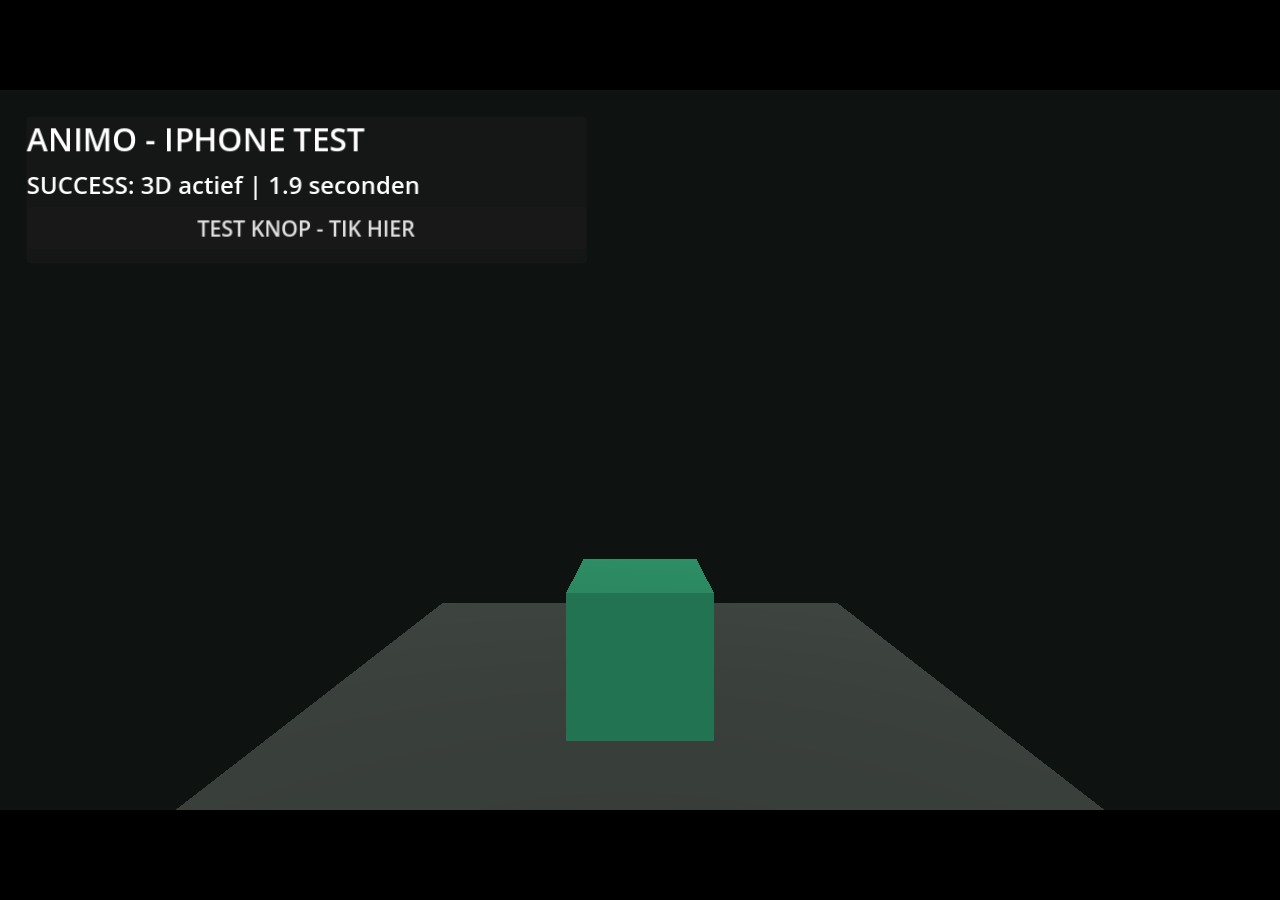
<file: diagnostic-site/index.html>
<!DOCTYPE html>
<html lang="en">
	<head>
		<meta charset="utf-8">
		<meta name="viewport" content="width=device-width, user-scalable=no, initial-scale=1.0">
		<title>RESTAURANT EMPIRE 3D - iPhone Diagnostic</title>
		<style>
html, body, #canvas {
	margin: 0;
	padding: 0;
	border: 0;
}

body {
	color: white;
	background-color: black;
	overflow: hidden;
	touch-action: none;
}

#canvas {
	display: block;
}

#canvas:focus {
	outline: none;
}

#status, #status-splash, #status-progress {
	position: absolute;
	left: 0;
	right: 0;
}

#status, #status-splash {
	top: 0;
	bottom: 0;
}

#status {
	background-color: #242424;
	display: flex;
	flex-direction: column;
	justify-content: center;
	align-items: center;
	visibility: hidden;
}

#status-splash {
	max-height: 100%;
	max-width: 100%;
	margin: auto;
}

#status-splash.show-image--false {
	display: none;
}

#status-splash.fullsize--true {
	height: 100%;
	width: 100%;
	object-fit: contain;
}

#status-splash.use-filter--false {
	image-rendering: pixelated;
}

#status-progress, #status-notice {
	display: none;
}

#status-progress {
	bottom: 10%;
	width: 50%;
	margin: 0 auto;
}

#status-notice {
	background-color: #5b3943;
	border-radius: 0.5rem;
	border: 1px solid #9b3943;
	color: #e0e0e0;
	font-family: 'Noto Sans', 'Droid Sans', Arial, sans-serif;
	line-height: 1.3;
	margin: 0 2rem;
	overflow: hidden;
	padding: 1rem;
	text-align: center;
	z-index: 1;
}
		</style>
		<link id="-gd-engine-icon" rel="icon" type="image/png" href="index.icon.png" />
<link rel="apple-touch-icon" href="index.apple-touch-icon.png"/>

	</head>
	<body>
		<canvas id="canvas">
			Your browser does not support the canvas tag.
		</canvas>

		<noscript>
			Your browser does not support JavaScript.
		</noscript>

		<div id="status">
			<img id="status-splash" class="show-image--true fullsize--true use-filter--true" src="index.png" alt="">
			<progress id="status-progress"></progress>
			<div id="status-notice"></div>
		</div>

		<script src="index.js"></script>
		<script>
const GODOT_CONFIG = {"args":[],"canvasResizePolicy":2,"emscriptenPoolSize":8,"ensureCrossOriginIsolationHeaders":false,"executable":"index","experimentalVK":false,"fileSizes":{"index.pck":4088,"index.wasm":38034280},"focusCanvas":true,"gdextensionLibs":[],"godotPoolSize":4};
const GODOT_THREADS_ENABLED = false;
const engine = new Engine(GODOT_CONFIG);

(function () {
	const statusOverlay = document.getElementById('status');
	const statusProgress = document.getElementById('status-progress');
	const statusNotice = document.getElementById('status-notice');

	let initializing = true;
	let statusMode = '';

	function setStatusMode(mode) {
		if (statusMode === mode || !initializing) {
			return;
		}
		if (mode === 'hidden') {
			statusOverlay.remove();
			initializing = false;
			return;
		}
		statusOverlay.style.visibility = 'visible';
		statusProgress.style.display = mode === 'progress' ? 'block' : 'none';
		statusNotice.style.display = mode === 'notice' ? 'block' : 'none';
		statusMode = mode;
	}

	function setStatusNotice(text) {
		while (statusNotice.lastChild) {
			statusNotice.removeChild(statusNotice.lastChild);
		}
		const lines = text.split('\n');
		lines.forEach((line) => {
			statusNotice.appendChild(document.createTextNode(line));
			statusNotice.appendChild(document.createElement('br'));
		});
	}

	function displayFailureNotice(err) {
		console.error(err);
		if (err instanceof Error) {
			setStatusNotice(err.message);
		} else if (typeof err === 'string') {
			setStatusNotice(err);
		} else {
			setStatusNotice('An unknown error occurred.');
		}
		setStatusMode('notice');
		initializing = false;
	}

	const missing = Engine.getMissingFeatures({
		threads: GODOT_THREADS_ENABLED,
	});

	if (missing.length !== 0) {
		if (GODOT_CONFIG['serviceWorker'] && GODOT_CONFIG['ensureCrossOriginIsolationHeaders'] && 'serviceWorker' in navigator) {
			let serviceWorkerRegistrationPromise;
			try {
				serviceWorkerRegistrationPromise = navigator.serviceWorker.getRegistration();
			} catch (err) {
				serviceWorkerRegistrationPromise = Promise.reject(new Error('Service worker registration failed.'));
			}
			// There's a chance that installing the service worker would fix the issue
			Promise.race([
				serviceWorkerRegistrationPromise.then((registration) => {
					if (registration != null) {
						return Promise.reject(new Error('Service worker already exists.'));
					}
					return registration;
				}).then(() => engine.installServiceWorker()),
				// For some reason, `getRegistration()` can stall
				new Promise((resolve) => {
					setTimeout(() => resolve(), 2000);
				}),
			]).then(() => {
				// Reload if there was no error.
				window.location.reload();
			}).catch((err) => {
				console.error('Error while registering service worker:', err);
			});
		} else {
			// Display the message as usual
			const missingMsg = 'Error\nThe following features required to run Godot projects on the Web are missing:\n';
			displayFailureNotice(missingMsg + missing.join('\n'));
		}
	} else {
		setStatusMode('progress');
		engine.startGame({
			'onProgress': function (current, total) {
				if (current > 0 && total > 0) {
					statusProgress.value = current;
					statusProgress.max = total;
				} else {
					statusProgress.removeAttribute('value');
					statusProgress.removeAttribute('max');
				}
			},
		}).then(() => {
			setStatusMode('hidden');
		}, displayFailureNotice);
	}
}());
		</script>
	</body>
</html>
</file>
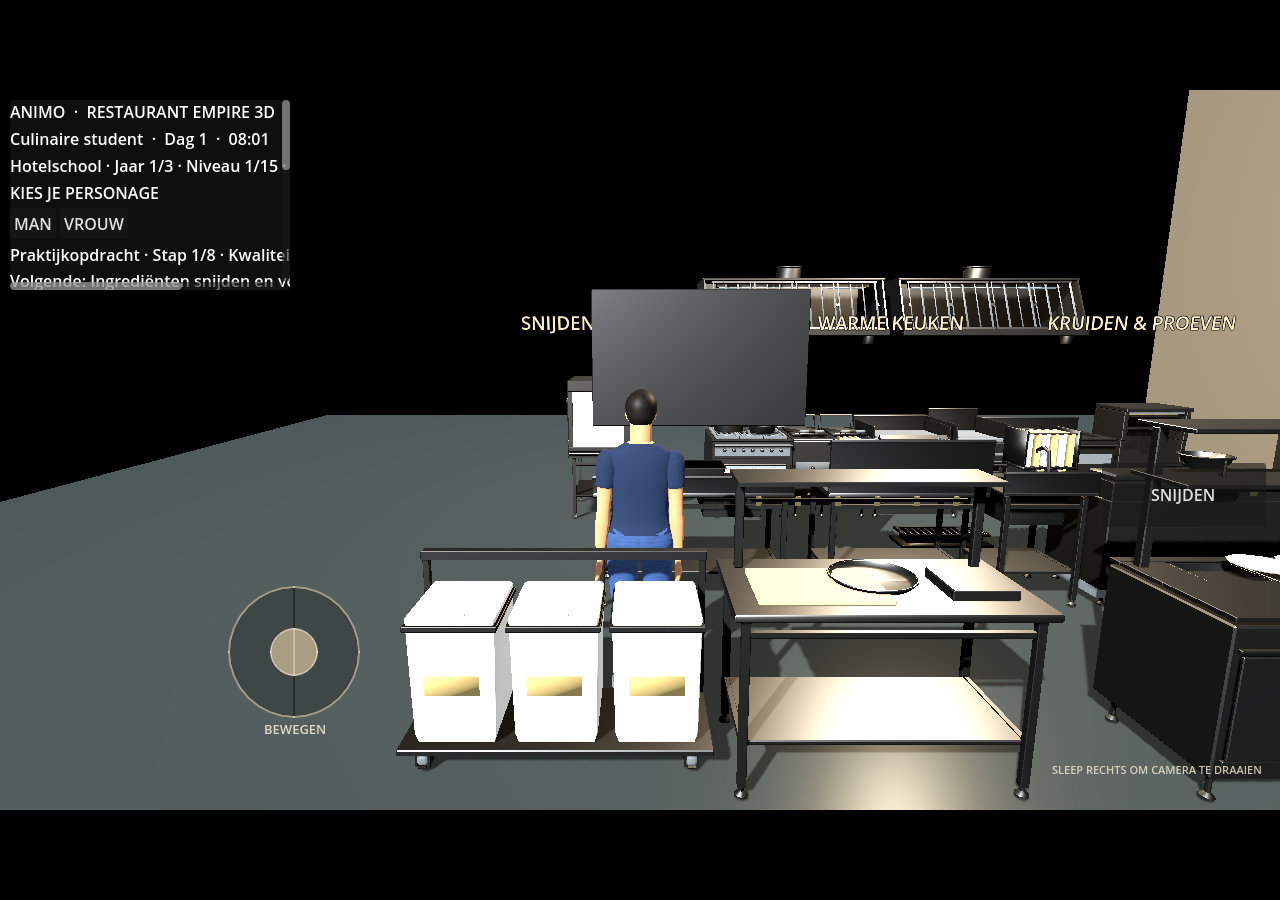
<file: godot-web/index.html>
<!DOCTYPE html>
<html lang="en">
	<head>
		<meta charset="utf-8">
		<meta name="viewport" content="width=device-width, user-scalable=no, initial-scale=1.0">
		<title>RESTAURANT EMPIRE 3D</title>
		<style>
html, body, #canvas {
	margin: 0;
	padding: 0;
	border: 0;
}

body {
	color: white;
	background-color: black;
	overflow: hidden;
	touch-action: none;
}

#canvas {
	display: block;
}

#canvas:focus {
	outline: none;
}

#status, #status-splash, #status-progress {
	position: absolute;
	left: 0;
	right: 0;
}

#status, #status-splash {
	top: 0;
	bottom: 0;
}

#status {
	background-color: #242424;
	display: flex;
	flex-direction: column;
	justify-content: center;
	align-items: center;
	visibility: hidden;
}

#status-splash {
	max-height: 100%;
	max-width: 100%;
	margin: auto;
}

#status-splash.show-image--false {
	display: none;
}

#status-splash.fullsize--true {
	height: 100%;
	width: 100%;
	object-fit: contain;
}

#status-splash.use-filter--false {
	image-rendering: pixelated;
}

#status-progress, #status-notice {
	display: none;
}

#status-progress {
	bottom: 10%;
	width: 50%;
	margin: 0 auto;
}

#status-notice {
	background-color: #5b3943;
	border-radius: 0.5rem;
	border: 1px solid #9b3943;
	color: #e0e0e0;
	font-family: 'Noto Sans', 'Droid Sans', Arial, sans-serif;
	line-height: 1.3;
	margin: 0 2rem;
	overflow: hidden;
	padding: 1rem;
	text-align: center;
	z-index: 1;
}
		</style>
		<link id="-gd-engine-icon" rel="icon" type="image/png" href="index.icon.png" />
<link rel="apple-touch-icon" href="index.apple-touch-icon.png"/>

	</head>
	<body>
		<canvas id="canvas">
			Your browser does not support the canvas tag.
		</canvas>

		<noscript>
			Your browser does not support JavaScript.
		</noscript>

		<div id="status">
			<img id="status-splash" class="show-image--true fullsize--true use-filter--true" src="index.png" alt="">
			<progress id="status-progress"></progress>
			<div id="status-notice"></div>
		</div>

		<script src="index.js"></script>
		<script>
const GODOT_CONFIG = {"args":[],"canvasResizePolicy":2,"ensureCrossOriginIsolationHeaders":true,"executable":"index","experimentalVK":false,"fileSizes":{"index.pck":22548336,"index.wasm":43699190},"focusCanvas":true,"gdextensionLibs":[]};
const GODOT_THREADS_ENABLED = false;
const engine = new Engine(GODOT_CONFIG);

(function () {
	const statusOverlay = document.getElementById('status');
	const statusProgress = document.getElementById('status-progress');
	const statusNotice = document.getElementById('status-notice');

	let initializing = true;
	let statusMode = '';

	function setStatusMode(mode) {
		if (statusMode === mode || !initializing) {
			return;
		}
		if (mode === 'hidden') {
			statusOverlay.remove();
			initializing = false;
			return;
		}
		statusOverlay.style.visibility = 'visible';
		statusProgress.style.display = mode === 'progress' ? 'block' : 'none';
		statusNotice.style.display = mode === 'notice' ? 'block' : 'none';
		statusMode = mode;
	}

	function setStatusNotice(text) {
		while (statusNotice.lastChild) {
			statusNotice.removeChild(statusNotice.lastChild);
		}
		const lines = text.split('\n');
		lines.forEach((line) => {
			statusNotice.appendChild(document.createTextNode(line));
			statusNotice.appendChild(document.createElement('br'));
		});
	}

	function displayFailureNotice(err) {
		console.error(err);
		if (err instanceof Error) {
			setStatusNotice(err.message);
		} else if (typeof err === 'string') {
			setStatusNotice(err);
		} else {
			setStatusNotice('An unknown error occurred.');
		}
		setStatusMode('notice');
		initializing = false;
	}

	const missing = Engine.getMissingFeatures({
		threads: GODOT_THREADS_ENABLED,
	});

	if (missing.length !== 0) {
		if (GODOT_CONFIG['serviceWorker'] && GODOT_CONFIG['ensureCrossOriginIsolationHeaders'] && 'serviceWorker' in navigator) {
			let serviceWorkerRegistrationPromise;
			try {
				serviceWorkerRegistrationPromise = navigator.serviceWorker.getRegistration();
			} catch (err) {
				serviceWorkerRegistrationPromise = Promise.reject(new Error('Service worker registration failed.'));
			}
			// There's a chance that installing the service worker would fix the issue
			Promise.race([
				serviceWorkerRegistrationPromise.then((registration) => {
					if (registration != null) {
						return Promise.reject(new Error('Service worker already exists.'));
					}
					return registration;
				}).then(() => engine.installServiceWorker()),
				// For some reason, `getRegistration()` can stall
				new Promise((resolve) => {
					setTimeout(() => resolve(), 2000);
				}),
			]).then(() => {
				// Reload if there was no error.
				window.location.reload();
			}).catch((err) => {
				console.error('Error while registering service worker:', err);
			});
		} else {
			// Display the message as usual
			const missingMsg = 'Error\nThe following features required to run Godot projects on the Web are missing:\n';
			displayFailureNotice(missingMsg + missing.join('\n'));
		}
	} else {
		setStatusMode('progress');
		engine.startGame({
			'onProgress': function (current, total) {
				if (current > 0 && total > 0) {
					statusProgress.value = current;
					statusProgress.max = total;
				} else {
					statusProgress.removeAttribute('value');
					statusProgress.removeAttribute('max');
				}
			},
		}).then(() => {
			setStatusMode('hidden');
		}, displayFailureNotice);
	}
}());
		</script>
	</body>
</html>
</file>
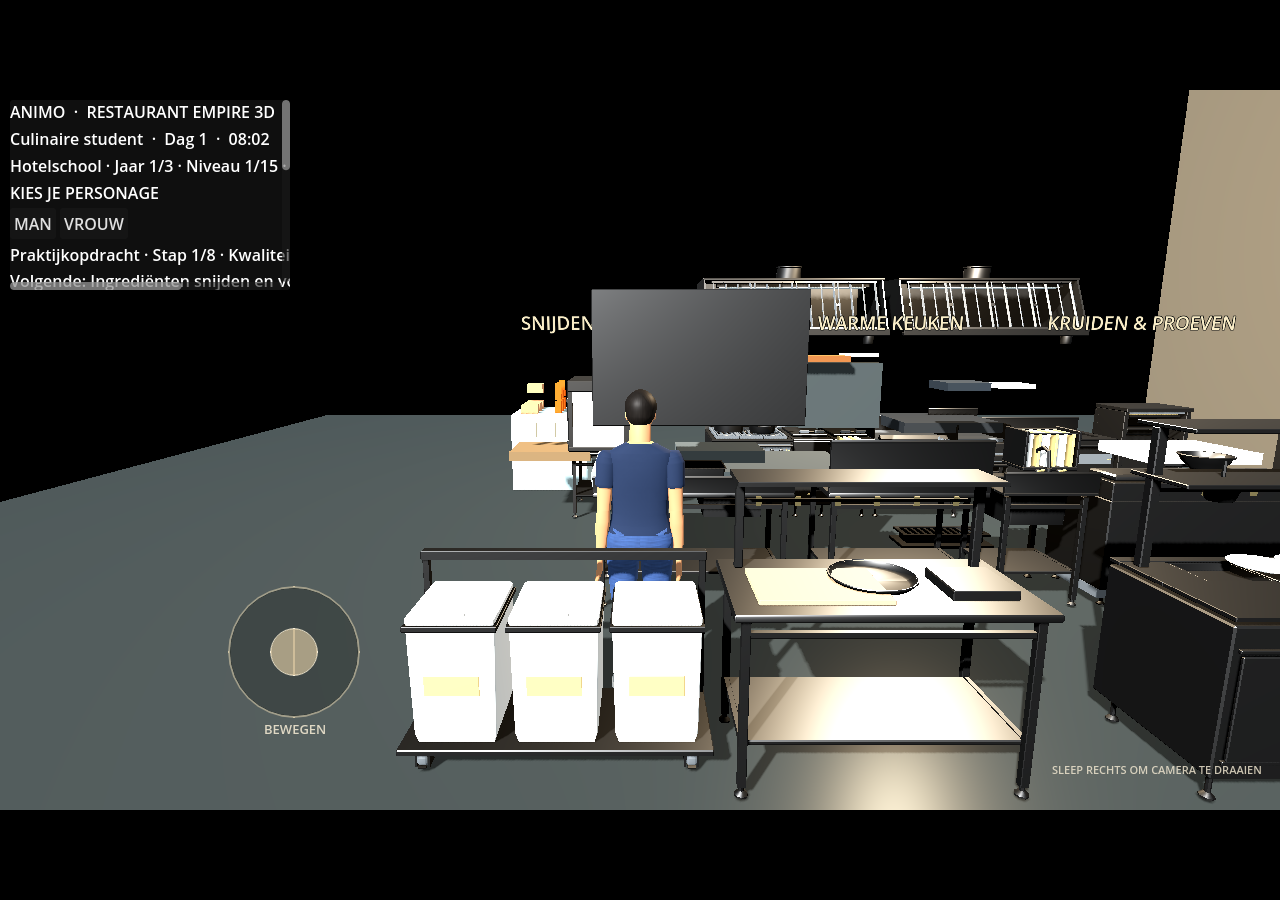
<file: real-game-test/index.html>
<!DOCTYPE html>
<html lang="en">
	<head>
		<meta charset="utf-8">
		<meta name="viewport" content="width=device-width, user-scalable=no, initial-scale=1.0">
		<title>RESTAURANT EMPIRE 3D</title>
		<style>
html, body, #canvas {
	margin: 0;
	padding: 0;
	border: 0;
}

body {
	color: white;
	background-color: black;
	overflow: hidden;
	touch-action: none;
}

#canvas {
	display: block;
}

#canvas:focus {
	outline: none;
}

#status, #status-splash, #status-progress {
	position: absolute;
	left: 0;
	right: 0;
}

#status, #status-splash {
	top: 0;
	bottom: 0;
}

#status {
	background-color: #242424;
	display: flex;
	flex-direction: column;
	justify-content: center;
	align-items: center;
	visibility: hidden;
}

#status-splash {
	max-height: 100%;
	max-width: 100%;
	margin: auto;
}

#status-splash.show-image--false {
	display: none;
}

#status-splash.fullsize--true {
	height: 100%;
	width: 100%;
	object-fit: contain;
}

#status-splash.use-filter--false {
	image-rendering: pixelated;
}

#status-progress, #status-notice {
	display: none;
}

#status-progress {
	bottom: 10%;
	width: 50%;
	margin: 0 auto;
}

#status-notice {
	background-color: #5b3943;
	border-radius: 0.5rem;
	border: 1px solid #9b3943;
	color: #e0e0e0;
	font-family: 'Noto Sans', 'Droid Sans', Arial, sans-serif;
	line-height: 1.3;
	margin: 0 2rem;
	overflow: hidden;
	padding: 1rem;
	text-align: center;
	z-index: 1;
}
		</style>
		<link id="-gd-engine-icon" rel="icon" type="image/png" href="index.icon.png" />
<link rel="apple-touch-icon" href="index.apple-touch-icon.png"/>

	</head>
	<body>
		<canvas id="canvas">
			Your browser does not support the canvas tag.
		</canvas>

		<noscript>
			Your browser does not support JavaScript.
		</noscript>

		<div id="status">
			<img id="status-splash" class="show-image--true fullsize--true use-filter--true" src="index.png" alt="">
			<progress id="status-progress"></progress>
			<div id="status-notice"></div>
		</div>

		<script src="index.js"></script>
		<script>
const GODOT_CONFIG = {"args":[],"canvasResizePolicy":2,"emscriptenPoolSize":8,"ensureCrossOriginIsolationHeaders":false,"executable":"index","experimentalVK":false,"fileSizes":{"index.pck":18714784,"index.wasm":38034280},"focusCanvas":true,"gdextensionLibs":[],"godotPoolSize":4};
const GODOT_THREADS_ENABLED = false;
const engine = new Engine(GODOT_CONFIG);

(function () {
	const statusOverlay = document.getElementById('status');
	const statusProgress = document.getElementById('status-progress');
	const statusNotice = document.getElementById('status-notice');

	let initializing = true;
	let statusMode = '';

	function setStatusMode(mode) {
		if (statusMode === mode || !initializing) {
			return;
		}
		if (mode === 'hidden') {
			statusOverlay.remove();
			initializing = false;
			return;
		}
		statusOverlay.style.visibility = 'visible';
		statusProgress.style.display = mode === 'progress' ? 'block' : 'none';
		statusNotice.style.display = mode === 'notice' ? 'block' : 'none';
		statusMode = mode;
	}

	function setStatusNotice(text) {
		while (statusNotice.lastChild) {
			statusNotice.removeChild(statusNotice.lastChild);
		}
		const lines = text.split('\n');
		lines.forEach((line) => {
			statusNotice.appendChild(document.createTextNode(line));
			statusNotice.appendChild(document.createElement('br'));
		});
	}

	function displayFailureNotice(err) {
		console.error(err);
		if (err instanceof Error) {
			setStatusNotice(err.message);
		} else if (typeof err === 'string') {
			setStatusNotice(err);
		} else {
			setStatusNotice('An unknown error occurred.');
		}
		setStatusMode('notice');
		initializing = false;
	}

	const missing = Engine.getMissingFeatures({
		threads: GODOT_THREADS_ENABLED,
	});

	if (missing.length !== 0) {
		if (GODOT_CONFIG['serviceWorker'] && GODOT_CONFIG['ensureCrossOriginIsolationHeaders'] && 'serviceWorker' in navigator) {
			let serviceWorkerRegistrationPromise;
			try {
				serviceWorkerRegistrationPromise = navigator.serviceWorker.getRegistration();
			} catch (err) {
				serviceWorkerRegistrationPromise = Promise.reject(new Error('Service worker registration failed.'));
			}
			// There's a chance that installing the service worker would fix the issue
			Promise.race([
				serviceWorkerRegistrationPromise.then((registration) => {
					if (registration != null) {
						return Promise.reject(new Error('Service worker already exists.'));
					}
					return registration;
				}).then(() => engine.installServiceWorker()),
				// For some reason, `getRegistration()` can stall
				new Promise((resolve) => {
					setTimeout(() => resolve(), 2000);
				}),
			]).then(() => {
				// Reload if there was no error.
				window.location.reload();
			}).catch((err) => {
				console.error('Error while registering service worker:', err);
			});
		} else {
			// Display the message as usual
			const missingMsg = 'Error\nThe following features required to run Godot projects on the Web are missing:\n';
			displayFailureNotice(missingMsg + missing.join('\n'));
		}
	} else {
		setStatusMode('progress');
		engine.startGame({
			'onProgress': function (current, total) {
				if (current > 0 && total > 0) {
					statusProgress.value = current;
					statusProgress.max = total;
				} else {
					statusProgress.removeAttribute('value');
					statusProgress.removeAttribute('max');
				}
			},
		}).then(() => {
			setStatusMode('hidden');
		}, displayFailureNotice);
	}
}());
		</script>
	</body>
</html>
</file>
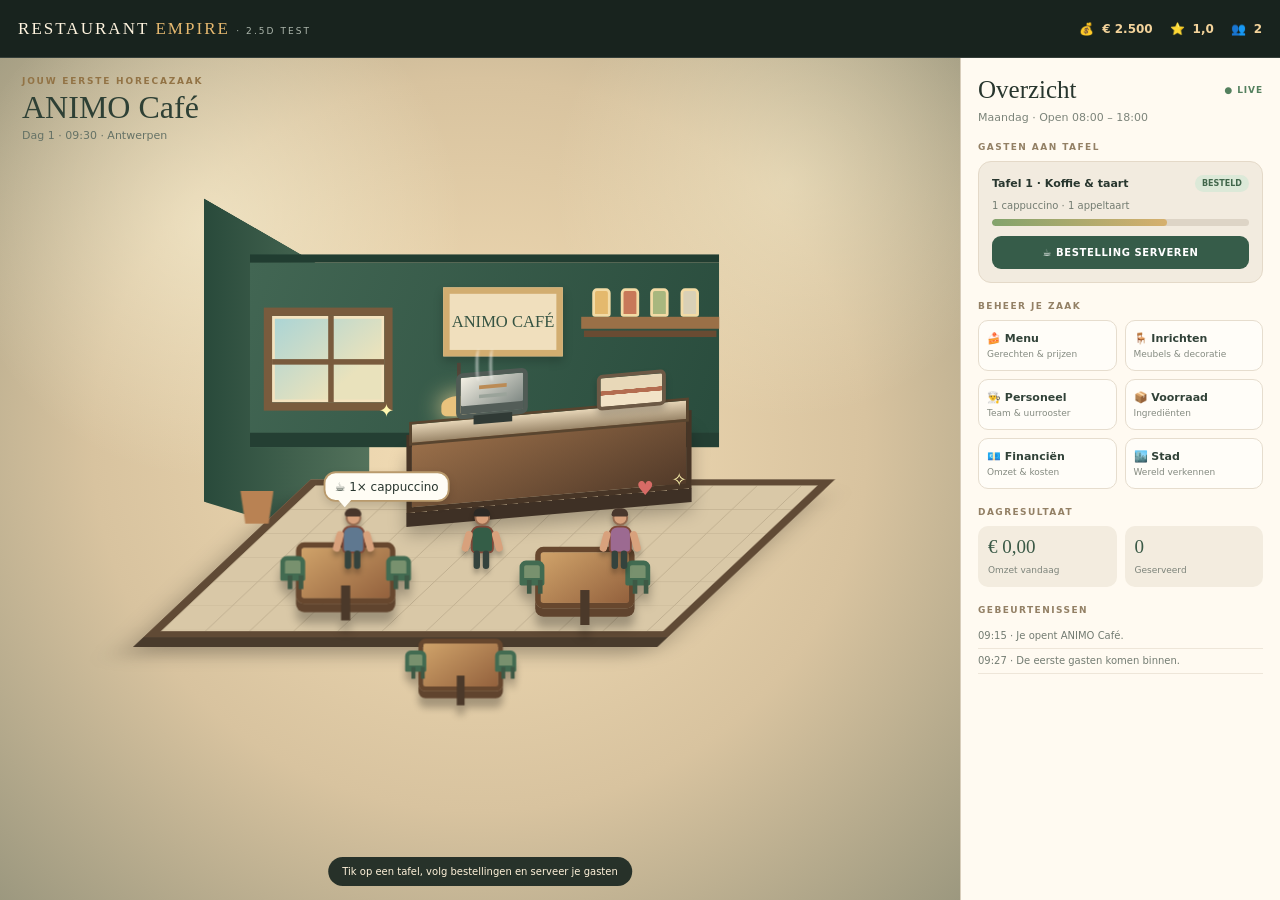
<file: preview-25d.html>
<!doctype html>
<html lang="nl"><head><meta charset="utf-8"><meta name="viewport" content="width=device-width,initial-scale=1,viewport-fit=cover"><meta name="theme-color" content="#18231e"><title>RESTAURANT EMPIRE — 2.5D animated test</title>
<style>
:root{--dark:#19251f;--green:#365c49;--gold:#e5b86f;--cream:#f5eddf;--ink:#28362e;--muted:#879087}
*{box-sizing:border-box}body{margin:0;background:#18231e;color:var(--ink);font-family:Inter,system-ui,sans-serif}button{font:inherit;cursor:pointer}
header{height:58px;background:#18231e;color:#fff4df;display:flex;align-items:center;justify-content:space-between;padding:0 18px;border-bottom:1px solid #ffffff20}.logo{font:17px Georgia;letter-spacing:.12em}.logo b{color:var(--gold);font-weight:500}.stats{display:flex;gap:17px;font-size:12px}.stats strong{color:#f3d39b;margin-left:4px}
.app{max-width:1450px;margin:auto;display:grid;grid-template-columns:minmax(0,1fr) 320px;min-height:calc(100vh - 58px)}.world{position:relative;min-height:720px;overflow:hidden;background:radial-gradient(ellipse at 50% 46%,#f5dfb7 0,#d8c39f 57%,#9c987f 100%)}
.skyglow{position:absolute;inset:0;background:radial-gradient(circle at 22% 20%,#fff9dc88,transparent 25%),radial-gradient(circle at 82% 15%,#fff8d866,transparent 22%);pointer-events:none}
.heading{position:absolute;z-index:8;top:18px;left:22px}.eyebrow{font-size:9px;letter-spacing:.2em;font-weight:900;color:#927345}.heading h1{font:32px Georgia;margin:3px 0;color:#2e4035}.heading p{font-size:11px;color:#657266;margin:0}
.room{position:absolute;width:760px;height:550px;left:50%;top:51%;transform:translate(-50%,-50%) scale(.92);transform-origin:center}
.backwall{position:absolute;left:130px;top:22px;width:510px;height:210px;background:linear-gradient(110deg,#426653,#294c3d);clip-path:polygon(0 0,100% 0,100% 100%,0 100%);border-top:9px solid #213d31;box-shadow:inset 0 -16px #243f33}
.sidewall{position:absolute;left:80px;top:65px;width:180px;height:330px;background:linear-gradient(90deg,#294a3b,#54735c);clip-path:polygon(0 0,100% 0,100% 85%,0 100%);transform:skewY(30deg);transform-origin:top right}
.floor{position:absolute;left:105px;top:195px;width:570px;height:315px;transform:rotateX(57deg) rotateZ(0deg) skewX(-30deg);transform-origin:center;background-color:#d9c8a7;background-image:linear-gradient(90deg,#bfae8f 1px,transparent 1px),linear-gradient(#bfae8f 1px,transparent 1px);background-size:48px 48px;border:12px solid #604a35;box-shadow:0 20px 0 #493b2c,0 35px 32px #0004}
.window{position:absolute;z-index:2;left:145px;top:80px;width:140px;height:112px;border:9px solid #795b3d;background:linear-gradient(140deg,#a9d4d6,#e9e2bc 70%);box-shadow:inset 0 0 0 3px #f5e3bf}.window:before,.window:after{content:"";position:absolute;background:#795b3d}.window:before{width:6px;height:100%;left:50%}.window:after{height:6px;width:100%;top:50%}
.shelf{position:absolute;z-index:3;right:120px;top:90px;width:150px;height:13px;background:#9a7047;box-shadow:0 12px 0 -3px #694b32}.jar{position:absolute;bottom:13px;width:20px;height:31px;border-radius:5px 5px 3px 3px;background:#e4b96d;border:3px solid #f3dba5}.jar:nth-child(1){left:12px}.jar:nth-child(2){left:43px;background:#c87959}.jar:nth-child(3){left:75px;background:#a8b77e}.jar:nth-child(4){left:108px;background:#d9d0b6}
.sign{position:absolute;z-index:3;left:340px;top:58px;width:130px;height:75px;border:7px solid #d2ad70;background:#f0dfbd;display:grid;place-items:center;color:#355342;font:18px Georgia;box-shadow:0 5px 10px #0003}
.counter{position:absolute;z-index:5;left:300px;top:205px;width:310px;height:85px;background:linear-gradient(160deg,#9b704a,#523a29);border:6px solid #473526;transform:skewY(-5deg);box-shadow:0 15px 0 #3e3025,0 24px 20px #0004}
.counter:before{content:"";position:absolute;left:-3px;right:-3px;top:-20px;height:20px;background:linear-gradient(#e6d5b7,#9a8669);border:3px solid #59452f}
.espresso{position:absolute;left:48px;top:-68px;width:78px;height:50px;background:linear-gradient(145deg,#f4f0e4,#727d79);border:5px solid #505b55;border-radius:7px;box-shadow:inset 0 -9px #535d58}.espresso:before{content:"";position:absolute;left:14px;bottom:-12px;width:42px;height:10px;background:#303a35}.espresso:after{content:"";position:absolute;left:20px;top:10px;width:30px;height:4px;background:#bb8b55;box-shadow:0 10px #9aa39a}
.case{position:absolute;right:22px;top:-53px;width:75px;height:39px;border:4px solid #6c5945;border-radius:6px;background:linear-gradient(#e8d8b8 0 45%,#b46d50 46% 60%,#f2e3c7 61%);box-shadow:0 5px 8px #0003}
.lamp{position:absolute;z-index:4;top:140px;left:355px;width:4px;height:48px;background:#514438}.lamp:after{content:"";position:absolute;bottom:-10px;left:-17px;width:38px;height:22px;border-radius:50% 50% 5px 5px;background:#e9c27d;box-shadow:0 0 25px #ffe1a0}
.table{position:absolute;z-index:6;width:108px;height:67px;cursor:pointer;transition:filter .2s,transform .2s;filter:drop-shadow(0 12px 5px #0004)}.table:hover{filter:drop-shadow(0 16px 8px #0005) brightness(1.08);transform:translateY(-5px) rotate(-10deg)}.tabletop{position:absolute;inset:0;border:6px solid #67472e;border-radius:9px;background:linear-gradient(145deg,#d0a36a,#93613d);box-shadow:0 9px 0 #60442e}.tableleg{position:absolute;left:49px;top:47px;width:10px;height:38px;background:#4b392a}.chair{position:absolute;width:27px;height:27px;border:5px solid #426b51;border-bottom-width:8px;border-radius:7px 7px 2px 2px;background:#78916e}.chair:after{content:"";position:absolute;top:16px;left:3px;width:5px;height:15px;background:#3e5945;box-shadow:12px 0 #3e5945}
.ta{left:180px;top:335px}.tb{left:440px;top:340px}.tc{left:305px;top:435px;transform:scale(.85)}.ta .c1,.tb .c1,.tc .c1{left:-17px;top:15px}.ta .c2,.tb .c2,.tc .c2{right:-17px;top:15px}
.plant{position:absolute;z-index:4;left:115px;top:260px;width:45px;height:55px;background:#b98253;clip-path:polygon(10% 35%,90% 35%,78% 100%,22% 100%)}.plant:before{content:"";position:absolute;left:3px;top:-22px;width:40px;height:40px;background:#4c7954;clip-path:polygon(50% 0,65% 38%,100% 14%,78% 58%,100% 94%,50% 72%,0 100%,22% 57%,0 19%,38% 42%)}
.person{position:absolute;z-index:7;width:32px;height:67px;transform-origin:50% 100%;filter:drop-shadow(0 5px 3px #0004);animation:bob 1.1s ease-in-out infinite}.person .head{position:absolute;left:9px;top:0;width:17px;height:17px;border-radius:50%;background:#d8a17c;border:2px solid #956b50}.person .hair{position:absolute;z-index:2;left:8px;top:-2px;width:18px;height:9px;border-radius:10px 10px 3px 3px;background:#49372c}.person .body{position:absolute;left:5px;top:17px;width:25px;height:30px;border-radius:9px 9px 5px 5px;background:#b65d46;border:2px solid #804838}.person .arm{position:absolute;left:0;top:23px;width:8px;height:23px;border-radius:8px;background:#d8a17c;transform:rotate(15deg);transform-origin:top;animation:arm 1s ease-in-out infinite}.person .arm.right{left:27px;transform:rotate(-15deg)}.person .legs{position:absolute;left:8px;top:44px;width:7px;height:20px;background:#34433d;border-radius:4px;box-shadow:10px 0 #34433d;animation:walklegs .55s ease-in-out infinite alternate}
.customer{left:225px;top:300px;animation:walkin 7s ease-in-out infinite}.customer .body{background:#5f7890}.customer.two{left:515px;top:300px;animation:walkin2 9s ease-in-out infinite}.customer.two .body{background:#9c6a91}.waiter{left:365px;top:300px;animation:waiter 8s ease-in-out infinite}.waiter .body{background:#345d47}.waiter .hair{background:#2c2925}
.bubble{position:absolute;z-index:9;left:210px;top:258px;padding:7px 10px;border-radius:13px;background:#fffdf5;border:2px solid #b99a6c;font-size:13px;box-shadow:0 4px 9px #0002;animation:float 2s ease-in-out infinite}.bubble:after{content:"";position:absolute;bottom:-8px;left:14px;border-width:8px 7px 0;border-style:solid;border-color:#fffdf5 transparent transparent}
.heart{position:absolute;z-index:9;left:550px;top:265px;color:#d76b66;font-size:21px;animation:heart 2.3s ease-in-out infinite}
.steam{position:absolute;z-index:8;left:375px;top:125px;width:8px;height:35px;border-radius:50%;border-left:3px solid #fff9;filter:blur(1px);animation:steam 2s ease-in-out infinite}.steam.s2{left:390px;animation-delay:.5s}
.sparkle{position:absolute;z-index:8;color:#fff7b0;font-size:20px;animation:twinkle 2.5s infinite}.sp1{left:270px;top:180px}.sp2{right:155px;top:255px;animation-delay:.8s}
.tag{position:absolute;z-index:10;bottom:14px;left:50%;transform:translateX(-50%);padding:9px 14px;border-radius:30px;background:#18251fe8;color:#fff2da;font-size:10px;white-space:nowrap}
.panel{background:#fffaf1;padding:18px 17px;border-left:1px solid #d8cdbb}.panelhead{display:flex;justify-content:space-between;align-items:center}.panel h2{font:25px Georgia;margin:0}.online{font-size:9px;color:#54805e;font-weight:900;letter-spacing:.1em}.day{font-size:11px;color:#7c847a;margin:7px 0 17px}
.card{background:#f2ebdf;border:1px solid #e4d9c8;border-radius:13px;padding:13px;margin-bottom:12px}.cardtop{display:flex;justify-content:space-between;align-items:center;font-size:11px;font-weight:850}.status{background:#dce9d8;color:#41674b;border-radius:20px;padding:4px 7px;font-size:8px}.card p{font-size:10px;color:#737c71;margin:8px 0}.progress{height:7px;border-radius:10px;background:#ddd4c6;overflow:hidden}.progress i{display:block;width:68%;height:100%;background:linear-gradient(90deg,#83a36c,#d6b06e);border-radius:10px;transition:width .4s}.btn{width:100%;border:0;border-radius:9px;padding:11px;background:#365c49;color:#fff;font-size:10px;font-weight:900;letter-spacing:.06em;margin-top:10px}.btn.gold{background:#bd945a;color:#253127}
.section{font-size:9px;font-weight:900;letter-spacing:.16em;color:#938065;margin:18px 0 9px}.actions{display:grid;grid-template-columns:1fr 1fr;gap:8px}.actions button{border:1px solid #e6ddce;background:#fffdf8;border-radius:10px;padding:11px 8px;text-align:left;color:#314238}.actions b{display:block;font-size:11px}.actions small{display:block;color:#858b81;font-size:9px;margin-top:4px}
.metrics{display:grid;grid-template-columns:1fr 1fr;gap:8px}.metric{background:#f3ecdf;border-radius:10px;padding:10px}.metric strong{display:block;font:19px Georgia;color:#3a5946}.metric span{font-size:9px;color:#7d847b}
.events{font-size:10px;line-height:1.6;color:#737c72;max-height:110px;overflow:auto}.events div{padding:4px 0;border-bottom:1px solid #eee6d9}
.bottom{display:none}.modal{position:fixed;inset:0;z-index:20;background:#101914a8;display:grid;place-items:center;padding:18px}.modal[hidden]{display:none}.dialog{width:min(400px,100%);background:#fffaf1;padding:22px;border-radius:18px;box-shadow:0 25px 60px #0006}.dialog h3{font:25px Georgia;margin:0 0 8px}.dialog p{font-size:12px;line-height:1.5;color:#687368}.dialog button{margin-top:8px}
@keyframes bob{0%,100%{translate:0 0}50%{translate:0 -3px}}@keyframes arm{0%,100%{rotate:0deg}50%{rotate:22deg}}@keyframes walklegs{from{transform:skewX(14deg)}to{transform:skewX(-14deg)}}@keyframes walkin{0%,100%{translate:-10px 0}50%{translate:12px -5px}}@keyframes walkin2{0%,100%{translate:8px 0}50%{translate:-13px -4px}}@keyframes waiter{0%,100%{translate:0 0}35%{translate:35px 24px}70%{translate:-18px 34px}}@keyframes float{0%,100%{translate:0 0}50%{translate:0 -7px}}@keyframes heart{0%,100%{transform:scale(.8);opacity:.5}50%{transform:scale(1.2);opacity:1}}@keyframes steam{0%{opacity:0;translate:0 10px;scale:.6}50%{opacity:.8}100%{opacity:0;translate:8px -20px;scale:1.3}}@keyframes twinkle{0%,100%{opacity:.1;scale:.6}50%{opacity:1;scale:1.2}}
@media(max-width:850px){.app{display:flex;flex-direction:column}.world{min-height:580px}.panel{border:0;border-top:1px solid #d8cdbb}.room{transform:translate(-50%,-50%) scale(.78)}.bottom{position:sticky;bottom:0;display:flex;justify-content:space-around;background:#18251f;color:#fff;padding:10px 4px;z-index:15}.bottom button{background:none;border:0;color:#f5e8d0;font-size:10px}.stats{gap:9px;font-size:10px}header{padding:0 12px}.logo{font-size:12px}}
@media(max-width:430px){.world{min-height:510px}.room{transform:translate(-50%,-50%) scale(.64)}.heading{left:14px;top:13px}.heading h1{font-size:25px}.tag{font-size:9px;bottom:10px}.stats span:nth-child(2){display:none}}
</style></head><body>
<header><div class="logo">RESTAURANT <b>EMPIRE</b> <span style="font:9px system-ui;color:#aeb8ae">· 2.5D TEST</span></div><div class="stats"><span>💰 <strong id="money">€ 2.500</strong></span><span>⭐ <strong>1,0</strong></span><span>👥 <strong id="guests">2</strong></span></div></header>
<main class="app"><section class="world"><div class="skyglow"></div><div class="heading"><div class="eyebrow">JOUW EERSTE HORECAZAAK</div><h1>ANIMO Café</h1><p>Dag 1 · 09:30 · Antwerpen</p></div>
<div class="room"><div class="sidewall"></div><div class="backwall"></div><div class="window"></div><div class="sign">ANIMO CAFÉ</div><div class="shelf"><i class="jar"></i><i class="jar"></i><i class="jar"></i><i class="jar"></i></div><div class="floor"></div><div class="lamp"></div><div class="counter"><div class="espresso"></div><div class="case"></div></div><div class="plant"></div>
<div class="table ta" data-table="1"><div class="tabletop"></div><div class="tableleg"></div><i class="chair c1"></i><i class="chair c2"></i></div><div class="table tb" data-table="2"><div class="tabletop"></div><div class="tableleg"></div><i class="chair c1"></i><i class="chair c2"></i></div><div class="table tc" data-table="3"><div class="tabletop"></div><div class="tableleg"></div><i class="chair c1"></i><i class="chair c2"></i></div>
<div class="person customer"><i class="hair"></i><i class="head"></i><i class="body"></i><i class="arm"></i><i class="arm right"></i><i class="legs"></i></div><div class="person customer two"><i class="hair"></i><i class="head"></i><i class="body"></i><i class="arm"></i><i class="arm right"></i><i class="legs"></i></div><div class="person waiter"><i class="hair"></i><i class="head"></i><i class="body"></i><i class="arm"></i><i class="arm right"></i><i class="legs"></i></div>
<div class="bubble" id="bubble">☕ 1× cappuccino</div><div class="heart">♥</div><div class="steam"></div><div class="steam s2"></div><div class="sparkle sp1">✦</div><div class="sparkle sp2">✧</div></div><div class="tag">Tik op een tafel, volg bestellingen en serveer je gasten</div></section>
<aside class="panel"><div class="panelhead"><h2>Overzicht</h2><span class="online">● LIVE</span></div><div class="day">Maandag · Open 08:00 – 18:00</div>
<div class="section">GASTEN AAN TAFEL</div><div class="card"><div class="cardtop"><span id="orderName">Tafel 1 · Koffie & taart</span><span class="status" id="orderState">BESTELD</span></div><p id="orderDetail">1 cappuccino · 1 appeltaart</p><div class="progress"><i id="progress"></i></div><button class="btn" id="serve">☕ BESTELLING SERVEREN</button></div>
<div class="section">BEHEER JE ZAAK</div><div class="actions"><button data-action="menu"><b>🍰 Menu</b><small>Gerechten & prijzen</small></button><button data-action="furniture"><b>🪑 Inrichten</b><small>Meubels & decoratie</small></button><button data-action="team"><b>👨‍🍳 Personeel</b><small>Team & uurrooster</small></button><button data-action="stock"><b>📦 Voorraad</b><small>Ingrediënten</small></button><button data-action="finance"><b>💶 Financiën</b><small>Omzet & kosten</small></button><button data-action="city"><b>🏙️ Stad</b><small>Wereld verkennen</small></button></div>
<div class="section">DAGRESULTAAT</div><div class="metrics"><div class="metric"><strong id="sales">€ 0,00</strong><span>Omzet vandaag</span></div><div class="metric"><strong id="served">0</strong><span>Geserveerd</span></div></div>
<div class="section">GEBEURTENISSEN</div><div class="events" id="events"><div>09:15 · Je opent ANIMO Café.</div><div>09:27 · De eerste gasten komen binnen.</div></div></aside></main>
<nav class="bottom"><button data-action="menu">🍰 Menu</button><button data-action="furniture">🪑 Inrichten</button><button data-action="team">👨‍🍳 Team</button><button data-action="stock">📦 Voorraad</button><button data-action="finance">💶 Financiën</button></nav>
<div class="modal" id="modal" hidden><div class="dialog"><h3 id="modalTitle"></h3><p id="modalText"></p><button class="btn gold" id="modalClose">TERUG NAAR MIJN ZAAK</button></div></div>
<script>
const $=s=>document.querySelector(s);let money=2500,sales=0,served=0,selected=1;const tables={1:{label:'Tafel 1',order:'1 cappuccino · 1 appeltaart',state:'BESTELD',done:false},2:{label:'Tafel 2',order:'2 espresso',state:'BESTELD',done:false},3:{label:'Tafel 3',order:'Nieuwe gasten wachten',state:'VRIJE TAFEL',done:false}};
function event(t){let d=document.createElement('div');d.textContent=new Date().toLocaleTimeString('nl-BE',{hour:'2-digit',minute:'2-digit'})+' · '+t;$('#events').prepend(d)}
function refresh(){let t=tables[selected];$('#orderName').textContent=t.label+' · '+(selected===1?'Koffie & taart':selected===2?'Espresso':'Nieuwe gasten');$('#orderDetail').textContent=t.order;$('#orderState').textContent=t.state;$('#serve').textContent=t.done?'✓ AFGEHANDELD':'☕ BESTELLING SERVEREN';$('#progress').style.width=t.done?'100%':t.state==='VRIJE TAFEL'?'12%':'68%';$('#money').textContent='€ '+money.toLocaleString('nl-BE');$('#sales').textContent='€ '+sales.toFixed(2).replace('.',',');$('#served').textContent=served;$('#guests').textContent=2+Math.floor(served/2)}
document.querySelectorAll('.table').forEach(el=>el.addEventListener('click',()=>{selected=+el.dataset.table;refresh();event('Je selecteert '+tables[selected].label+'.')}));
$('#serve').onclick=()=>{let t=tables[selected];if(t.done){event(t.label+' is al afgehandeld.');return}if(t.state==='VRIJE TAFEL'){t.order='Bestelling: 1 koffie · 1 gebak';t.state='BESTELD';event('Je neemt een nieuwe bestelling op.')}else{t.done=true;t.state='GESERVEERD';served++;let n=selected===1?12.5:6;money+=n;sales+=n;event('Bestelling geserveerd aan '+t.label+' · € '+n.toFixed(2));$('#bubble').textContent='♥ Bedankt!';setTimeout(()=>$('#bubble').textContent='☕ Nieuwe bestelling',1700)}refresh()};
const info={menu:['Menukaart','Bekijk dranken, gerechten, recepten en verkoopprijzen. Dit is een klikbare concepttest; de volledige menukaart komt later.'],furniture:['Restaurant inrichten','In de volgende versie kun je meubels kiezen, verslepen, draaien en je restaurant uitbreiden.'],team:['Personeel','Rekruteer medewerkers, geef ze rollen, plan shiften en zie ze actief door de zaak bewegen.'],stock:['Voorraad','Bestel ingrediënten, volg leveringen en houdbaarheid op en beheer je foodcost.'],finance:['Financiën','Bekijk omzet, kosten, lonen, huur, winst en je ANIMO Bank-rekening.'],city:['Stad verkennen','De stad en andere horecazaken worden in een volgende testversie verbonden met deze restaurantgame.']};
document.querySelectorAll('[data-action]').forEach(b=>b.onclick=()=>{let d=info[b.dataset.action];if(!d)return;$('#modalTitle').textContent=d[0];$('#modalText').textContent=d[1];$('#modal').hidden=false});$('#modalClose').onclick=()=>$('#modal').hidden=true;refresh();
</script></body></html>
</file>
